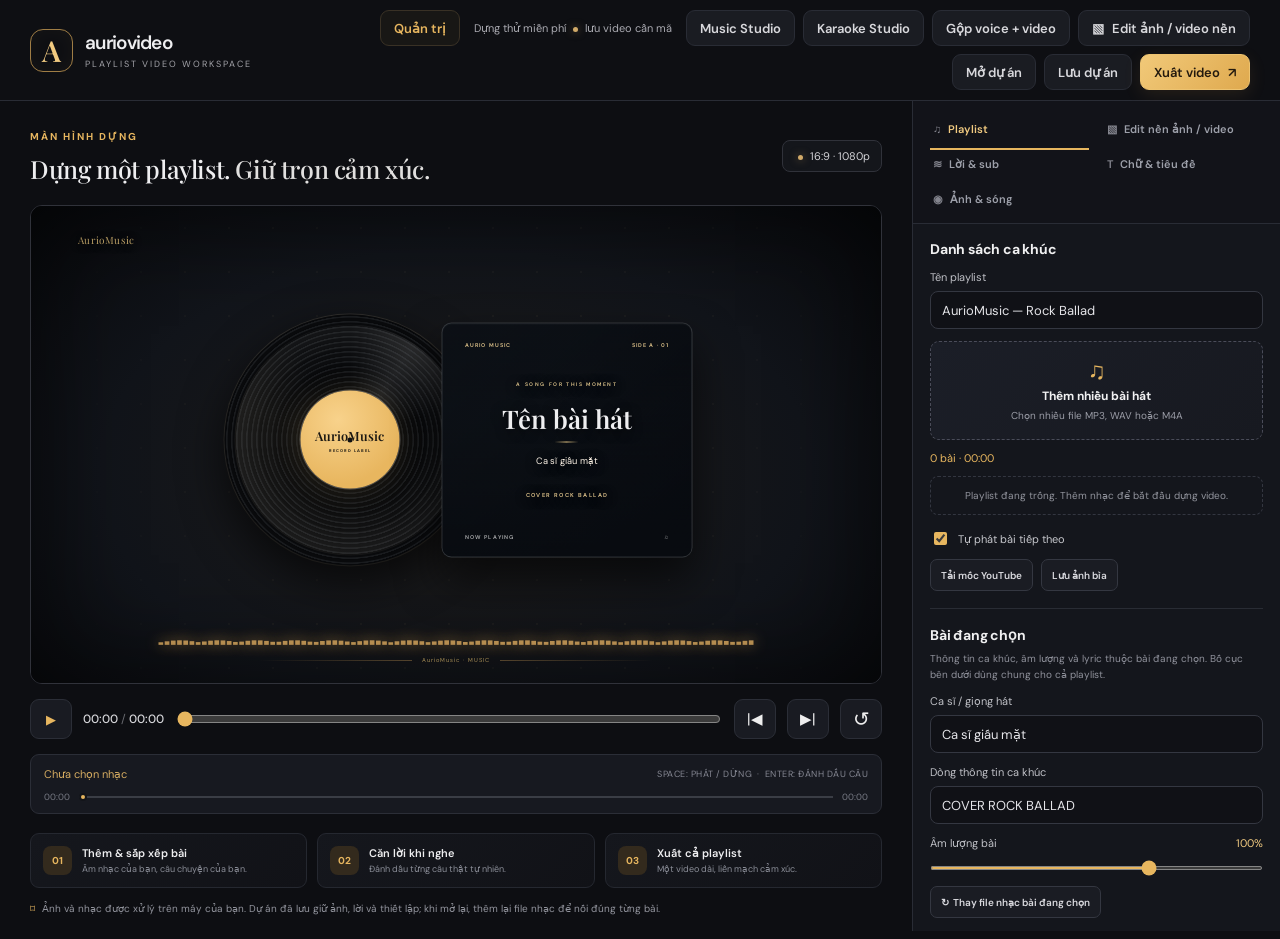
<file: index.html>
<!doctype html>
<html lang="vi">
<head>
  <meta charset="utf-8">
  <meta name="viewport" content="width=device-width, initial-scale=1">
  <meta name="theme-color" content="#0d0e12">
  <title>auriovideo · Playlist Video Studio</title>
  <link rel="preconnect" href="https://fonts.googleapis.com">
  <link rel="preconnect" href="https://fonts.gstatic.com" crossorigin>
  <link href="https://fonts.googleapis.com/css2?family=DM+Sans:wght@400;500;600;700&family=Playfair+Display:wght@500;600;700&display=swap" rel="stylesheet">
  <link rel="stylesheet" href="./styles.css">
</head>
<body>
  <header class="topbar">
    <a class="brand" href="./" aria-label="auriovideo trang chủ">
      <span class="brand-mark">A</span>
      <span class="brand-copy"><strong>auriovideo</strong><small>PLAYLIST VIDEO WORKSPACE</small></span>
    </a>
    <div class="top-actions">
      <a class="admin-link" href="#workspace">Quản trị</a>
      <span class="free-note">Dựng thử miễn phí <i></i> lưu video cần mã</span>
      <a class="button button-quiet" href="./music.html">Music Studio</a>
      <a class="button button-quiet" href="./karaoke.html">Karaoke Studio</a>
      <a class="button button-quiet" href="./video-mix.html">Gộp voice + video</a>
      <button class="button button-quiet" id="backgroundShortcut">▧ <span>Edit ảnh / video nền</span></button>
      <button class="button button-quiet" id="openProject">Mở dự án</button>
      <button class="button button-quiet" id="saveProject">Lưu dự án</button>
      <button class="button button-primary" id="exportVideo">Xuất video <span>↗</span></button>
    </div>
    <button class="mobile-menu" id="mobileMenu" aria-label="Mở menu">☰</button>
  </header>

  <main class="workspace" id="workspace">
    <section class="studio">
      <div class="studio-heading">
        <div>
          <span class="eyebrow">MÀN HÌNH DỰNG</span>
          <h1>Dựng một playlist. <span>Giữ trọn cảm xúc.</span></h1>
        </div>
        <span class="quality-pill"><span class="live-dot"></span> 16:9 · 1080p</span>
      </div>

      <div class="preview-frame" id="previewFrame" aria-label="Xem trước video âm nhạc">
        <div class="preview-backdrop" id="previewBackdrop"></div>
        <div class="preview-grain"></div>
        <div class="channel-watermark" id="channelWatermark">AurioMusic</div>
        <div class="music-scene" id="musicScene">
          <div class="record" id="record">
            <div class="record-grooves"></div>
            <div class="record-label"><span id="recordLabel">AurioMusic</span><small>RECORD LABEL</small></div>
            <div class="record-hole"></div>
          </div>
          <div class="cover-card" id="coverCard">
            <div class="cover-top"><span>AURIO MUSIC</span><span>SIDE A · 01</span></div>
            <div class="cover-photo" id="coverPhoto"></div>
            <div class="cover-shade"></div>
            <div class="cover-copy">
              <span class="cover-kicker">A SONG FOR THIS MOMENT</span>
              <strong id="previewTitle">Tên bài hát</strong>
              <span id="previewArtist">Ca sĩ giấu mặt</span>
              <small id="previewAlbum">COVER ROCK BALLAD</small>
            </div>
            <div class="cover-bottom"><span>NOW PLAYING</span><span>♫</span></div>
          </div>
        </div>
        <div class="floating-title" id="floatingTitle" hidden></div>
        <div class="floating-note" id="previewNote" hidden></div>
        <div class="subtitle-preview" id="subtitlePreview" hidden></div>
        <canvas class="sound-wave" id="soundWave" aria-hidden="true"></canvas>
        <div class="preview-caption">
          <span class="caption-line"></span>
          <span id="previewTrackCaption">A U R I O&nbsp; · &nbsp;M U S I C</span>
          <span class="caption-line"></span>
        </div>
        <div class="preview-vignette"></div>
      </div>

      <div class="player-controls">
        <button class="control-button play-button" id="playPause" aria-label="Phát hoặc tạm dừng"><span id="playIcon">▶</span></button>
        <span class="timecode"><b id="currentTime">00:00</b><span> / </span><b id="totalTime">00:00</b></span>
        <input type="range" id="seekBar" min="0" max="100" value="0" aria-label="Vị trí phát">
        <button class="control-button" id="previousTrack" aria-label="Bài trước">|◀</button>
        <button class="control-button" id="nextTrack" aria-label="Bài tiếp theo">▶|</button>
        <button class="control-button reset-button" id="restartTrack" aria-label="Về đầu bài">↺</button>
      </div>

      <div class="timeline-track">
        <div class="timeline-label"><span id="timelineTrackName">Chưa chọn nhạc</span><span id="timelineHint">SPACE: PHÁT / DỪNG&nbsp; · &nbsp;ENTER: ĐÁNH DẤU CÂU</span></div>
        <div class="timeline-ruler"><span>00:00</span><div class="timeline-line"><i></i></div><span id="timelineEnd">00:00</span></div>
      </div>

      <div class="steps-row">
        <div class="step-card"><span>01</span><div><strong>Thêm & sắp xếp bài</strong><small>Âm nhạc của bạn, câu chuyện của bạn.</small></div></div>
        <div class="step-card"><span>02</span><div><strong>Căn lời khi nghe</strong><small>Đánh dấu từng câu thật tự nhiên.</small></div></div>
        <div class="step-card"><span>03</span><div><strong>Xuất cả playlist</strong><small>Một video dài, liền mạch cảm xúc.</small></div></div>
      </div>
      <p class="privacy-note"><span>⌑</span> Ảnh và nhạc được xử lý trên máy của bạn. Dự án đã lưu giữ ảnh, lời và thiết lập; khi mở lại, thêm lại file nhạc để nối đúng từng bài.</p>
    </section>

    <aside class="editor-panel">
      <nav class="tab-bar" role="tablist" aria-label="Công cụ chỉnh sửa">
        <button class="tab active" role="tab" aria-selected="true" data-tab="playlist"><span>♫</span> Playlist</button>
        <button class="tab" role="tab" aria-selected="false" data-tab="background"><span>▧</span> Edit nền ảnh / video</button>
        <button class="tab" role="tab" aria-selected="false" data-tab="lyrics"><span>≋</span> Lời & sub</button>
        <button class="tab" role="tab" aria-selected="false" data-tab="text"><span>T</span> Chữ & tiêu đề</button>
        <button class="tab" role="tab" aria-selected="false" data-tab="visuals"><span>◉</span> Ảnh & sóng</button>
      </nav>
      <div class="panel-content" id="panelContent"></div>
    </aside>
  </main>

  <audio id="audioPlayer" preload="metadata"></audio>
  <input type="file" id="audioFiles" accept="audio/*,.mp3,.wav,.m4a" multiple hidden>
  <input type="file" id="replaceAudio" accept="audio/*,.mp3,.wav,.m4a" hidden>
  <input type="file" id="projectFile" accept=".json,application/json" hidden>
  <input type="file" id="discImageInput" accept="image/*" hidden>
  <input type="file" id="squareImageInput" accept="image/*" hidden>
  <input type="file" id="backgroundImageInput" accept="image/*" hidden>
  <input type="file" id="logoInput" accept="image/*" hidden>
  <input type="file" id="backgroundVideoInput" accept="video/mp4,video/webm" multiple hidden>
  <input type="file" id="backgroundSceneImagesInput" accept="image/*" multiple hidden>
  <input type="file" id="sceneFilesInput" accept="image/*,video/mp4,video/webm" multiple hidden>
  <input type="file" id="overlayInput" accept="image/*,video/mp4,video/webm" hidden>
  <input type="file" id="lyricFileInput" accept=".txt,.srt,text/plain" hidden>
  <div class="toast" id="toast" role="status" aria-live="polite"></div>
  <script src="./app.js"></script>
</body>
</html>
</file>
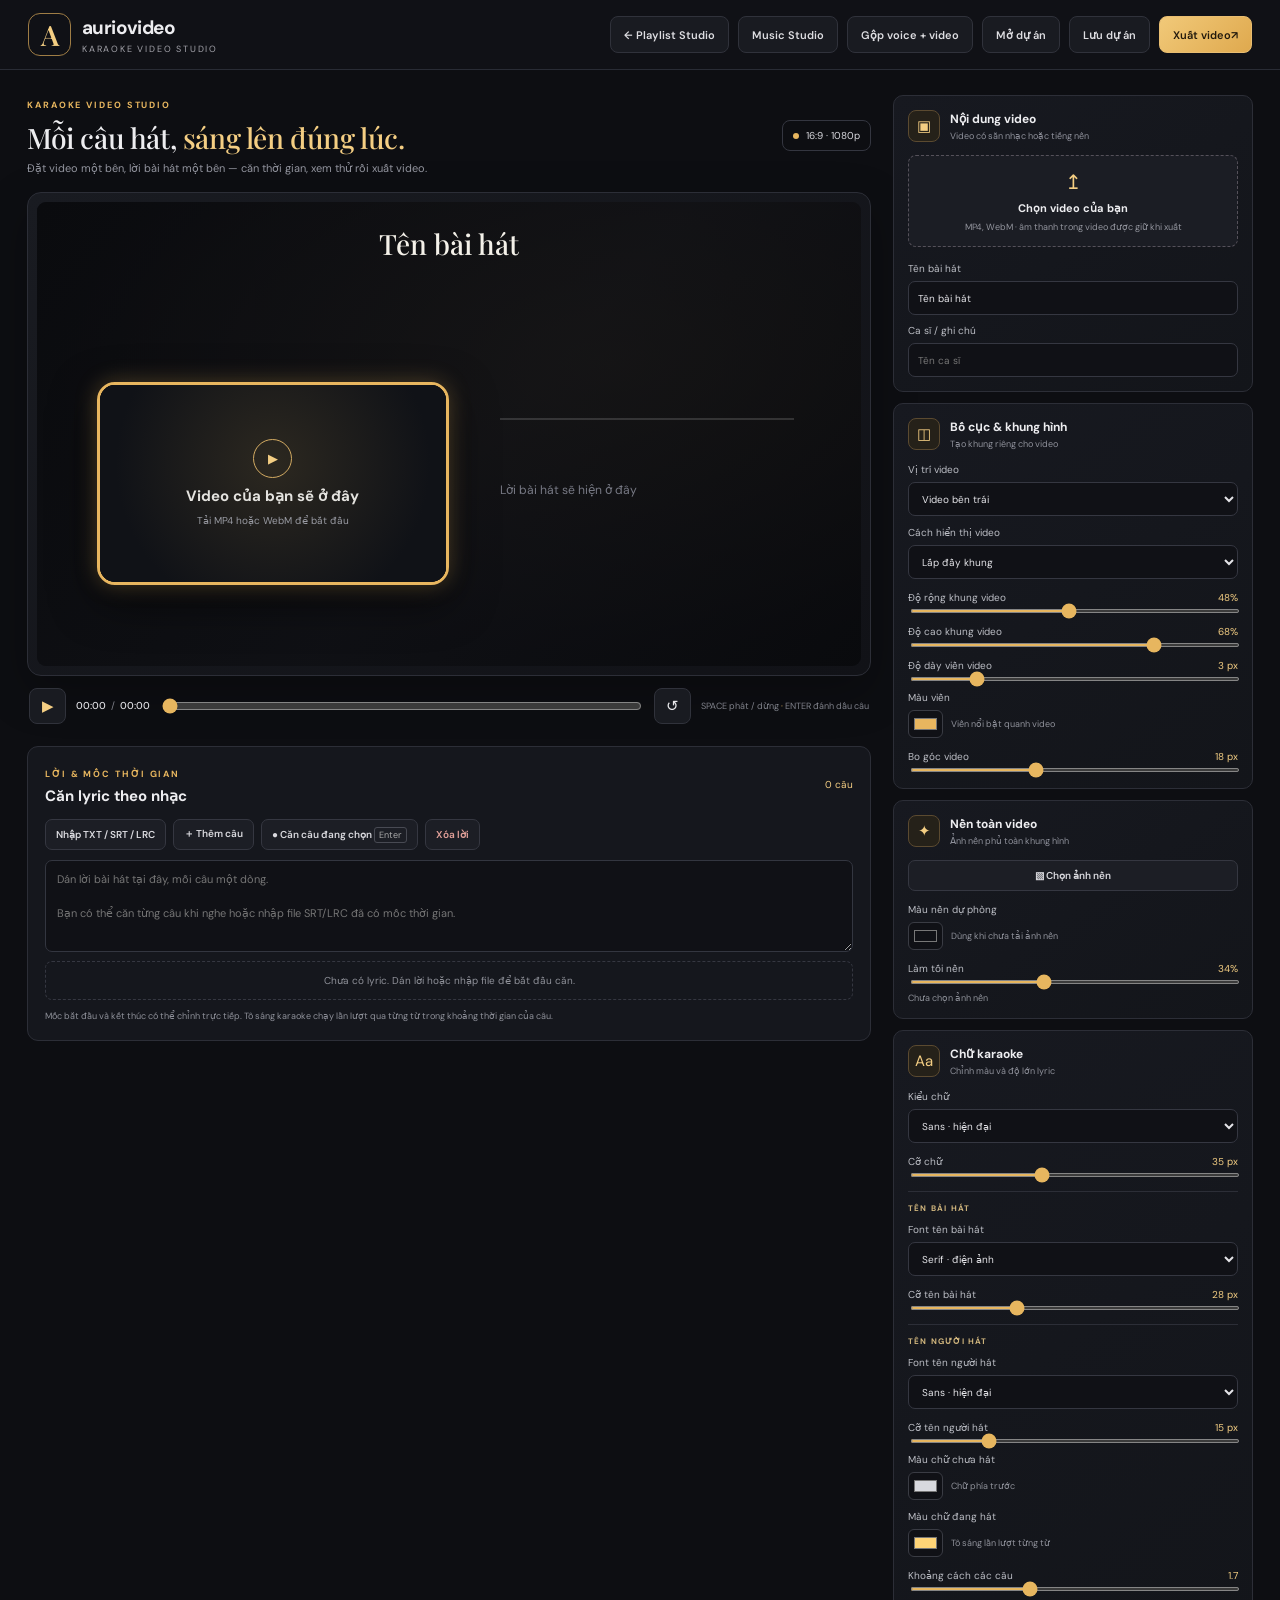
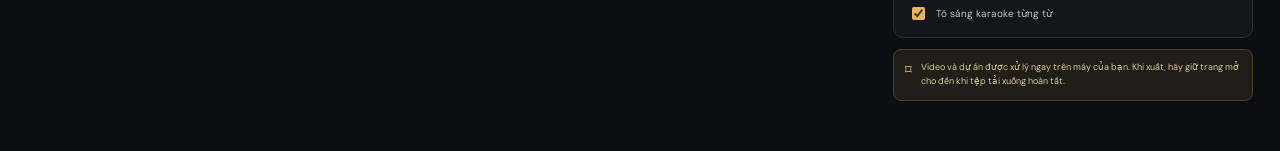
<file: karaoke.html>
<!doctype html>
<html lang="vi">
<head>
  <meta charset="utf-8">
  <meta name="viewport" content="width=device-width, initial-scale=1">
  <meta name="theme-color" content="#0d0e12">
  <title>Karaoke Studio · auriovideo</title>
  <link rel="preconnect" href="https://fonts.googleapis.com">
  <link rel="preconnect" href="https://fonts.gstatic.com" crossorigin>
  <link href="https://fonts.googleapis.com/css2?family=DM+Sans:wght@400;500;600;700&family=Playfair+Display:wght@500;600;700&display=swap" rel="stylesheet">
  <link rel="stylesheet" href="./karaoke.css">
</head>
<body>
  <header class="karaoke-topbar">
    <a class="brand" href="./index.html" aria-label="Quay lại auriovideo">
      <span class="brand-mark">A</span>
      <span class="brand-copy"><strong>auriovideo</strong><small>KARAOKE VIDEO STUDIO</small></span>
    </a>
    <div class="topbar-actions">
      <a class="top-link" href="./index.html">← Playlist Studio</a>
      <a class="top-link" href="./music.html">Music Studio</a>
      <a class="top-link" href="./video-mix.html">Gộp voice + video</a>
      <button class="top-button" id="openProject">Mở dự án</button>
      <button class="top-button" id="saveProject">Lưu dự án</button>
      <button class="top-button top-primary" id="exportVideo">Xuất video <span>↗</span></button>
    </div>
    <button class="mobile-menu" id="mobileMenu" aria-label="Mở menu">☰</button>
  </header>

  <main class="karaoke-workspace">
    <section class="studio-column">
      <div class="page-heading">
        <div>
          <span class="eyebrow">KARAOKE VIDEO STUDIO</span>
          <h1>Mỗi câu hát, <em>sáng lên đúng lúc.</em></h1>
          <p>Đặt video một bên, lời bài hát một bên — căn thời gian, xem thử rồi xuất video.</p>
        </div>
        <span class="quality-badge"><i></i> 16:9 · 1080p</span>
      </div>

      <div class="stage-wrap">
        <div class="stage" id="stage">
          <div class="stage-background" id="stageBackground"></div>
          <div class="stage-shade"></div>
          <header class="stage-heading">
            <div class="song-title" id="songTitlePreview">Tên bài hát</div>
            <div class="song-artist" id="stageArtist"></div>
          </header>
          <div class="stage-content video-left" id="stageContent">
            <div class="video-shell" id="videoShell">
              <video id="sourceVideo" playsinline preload="metadata"></video>
              <div class="video-empty" id="videoEmpty">
                <span>▶</span>
                <strong>Video của bạn sẽ ở đây</strong>
                <small>Tải MP4 hoặc WebM để bắt đầu</small>
              </div>
            </div>
            <section class="lyric-panel" id="lyricPanel">
              <div class="lyric-progress"><i id="lyricProgress"></i></div>
              <div class="stage-lyrics" id="stageLyrics" aria-live="off">
                <p class="stage-placeholder">Lời bài hát sẽ hiện ở đây</p>
              </div>
            </section>
          </div>
          <div class="stage-loader" id="stageLoader" hidden><i></i> Đang chuẩn bị video…</div>
        </div>
      </div>

      <div class="transport">
        <button class="transport-button transport-play" id="playPause" aria-label="Phát hoặc tạm dừng">▶</button>
        <span class="transport-time"><b id="currentTime">00:00</b><span>/</span><b id="totalTime">00:00</b></span>
        <input id="seekBar" type="range" min="0" max="1000" value="0" aria-label="Tua video">
        <button class="transport-button" id="restartVideo" aria-label="Về đầu video">↺</button>
        <span class="key-hint">SPACE phát / dừng <i>·</i> ENTER đánh dấu câu</span>
      </div>

      <section class="lyrics-editor">
        <div class="lyrics-editor-head">
          <div><span class="eyebrow">LỜI & MỐC THỜI GIAN</span><h2>Căn lyric theo nhạc</h2></div>
          <span class="cue-count" id="cueCount">0 câu</span>
        </div>
        <div class="lyrics-actions">
          <button class="secondary-button" id="importLyrics">Nhập TXT / SRT / LRC</button>
          <button class="secondary-button" id="addCue">＋ Thêm câu</button>
          <button class="secondary-button" id="markCue">● Căn câu đang chọn <kbd>Enter</kbd></button>
          <button class="secondary-button secondary-danger" id="clearLyrics">Xóa lời</button>
        </div>
        <textarea id="lyricsInput" class="lyrics-input" placeholder="Dán lời bài hát tại đây, mỗi câu một dòng.&#10;&#10;Bạn có thể căn từng câu khi nghe hoặc nhập file SRT/LRC đã có mốc thời gian."></textarea>
        <div class="cue-list" id="cueList"></div>
        <p class="footnote">Mốc bắt đầu và kết thúc có thể chỉnh trực tiếp. Tô sáng karaoke chạy lần lượt qua từng từ trong khoảng thời gian của câu.</p>
      </section>
    </section>

    <aside class="settings-column">
      <section class="settings-card">
        <div class="card-title"><span class="card-icon">▣</span><div><h2>Nội dung video</h2><p>Video có sẵn nhạc hoặc tiếng nền</p></div></div>
        <button class="upload-box" id="chooseVideo">
          <span class="upload-icon">↥</span><strong id="videoFileName">Chọn video của bạn</strong>
          <small>MP4, WebM · âm thanh trong video được giữ khi xuất</small>
        </button>
        <div class="mini-controls">
          <label class="input-label" for="songTitle">Tên bài hát</label>
          <input class="text-input" id="songTitle" value="Tên bài hát" placeholder="Tên bài hát">
          <label class="input-label" for="artistName">Ca sĩ / ghi chú</label>
          <input class="text-input" id="artistName" value="" placeholder="Tên ca sĩ">
        </div>
        <input type="file" id="videoFile" accept="video/mp4,video/webm,video/quicktime" hidden>
        <input type="file" id="lyricsFile" accept=".txt,.srt,.lrc,text/plain" hidden>
        <input type="file" id="backgroundFile" accept="image/*" hidden>
        <input type="file" id="projectFile" accept=".json,application/json" hidden>
      </section>

      <section class="settings-card">
        <div class="card-title"><span class="card-icon">◫</span><div><h2>Bố cục & khung hình</h2><p>Tạo khung riêng cho video</p></div></div>
        <label class="control-label" for="videoSide">Vị trí video</label>
        <select class="select-input" id="videoSide"><option value="left">Video bên trái</option><option value="right">Video bên phải</option></select>
        <label class="control-label" for="videoFit">Cách hiển thị video</label>
        <select class="select-input" id="videoFit"><option value="cover">Lấp đầy khung</option><option value="contain">Hiện trọn video</option></select>
        <label class="range-label" for="videoSize"><span>Độ rộng khung video</span><output id="videoSizeValue">48%</output></label>
        <input class="range-input" id="videoSize" type="range" min="35" max="62" value="48">
        <label class="range-label" for="videoHeight"><span>Độ cao khung video</span><output id="videoHeightValue">68%</output></label>
        <input class="range-input" id="videoHeight" type="range" min="38" max="78" value="68">
        <label class="range-label" for="borderWidth"><span>Độ dày viền video</span><output id="borderWidthValue">3 px</output></label>
        <input class="range-input" id="borderWidth" type="range" min="0" max="16" value="3">
        <label class="control-label" for="borderColor">Màu viền</label>
        <div class="color-row"><input id="borderColor" type="color" value="#e8b65f"><span>Viền nổi bật quanh video</span></div>
        <label class="range-label" for="borderRadius"><span>Bo góc video</span><output id="borderRadiusValue">18 px</output></label>
        <input class="range-input" id="borderRadius" type="range" min="0" max="48" value="18">
      </section>

      <section class="settings-card">
        <div class="card-title"><span class="card-icon">✦</span><div><h2>Nền toàn video</h2><p>Ảnh nền phủ toàn khung hình</p></div></div>
        <button class="secondary-button full-button" id="chooseBackground">▧ Chọn ảnh nền</button>
        <div class="control-label background-label">Màu nền dự phòng</div>
        <div class="color-row"><input id="backgroundColor" type="color" value="#101116"><span>Dùng khi chưa tải ảnh nền</span></div>
        <label class="range-label" for="backgroundDim"><span>Làm tối nền</span><output id="backgroundDimValue">34%</output></label>
        <input class="range-input" id="backgroundDim" type="range" min="0" max="85" value="34">
        <button class="text-button" id="removeBackground" hidden>Bỏ ảnh nền</button>
        <div class="asset-name" id="backgroundName">Chưa chọn ảnh nền</div>
      </section>

      <section class="settings-card">
        <div class="card-title"><span class="card-icon">Aa</span><div><h2>Chữ karaoke</h2><p>Chỉnh màu và độ lớn lyric</p></div></div>
        <label class="control-label" for="fontFamily">Kiểu chữ</label>
        <select class="select-input" id="fontFamily"><option value="sans">Sans · hiện đại</option><option value="serif">Serif · điện ảnh</option></select>
        <label class="range-label" for="fontSize"><span>Cỡ chữ</span><output id="fontSizeValue">35 px</output></label>
        <input class="range-input" id="fontSize" type="range" min="20" max="58" value="35">
        <div class="text-style-divider">TÊN BÀI HÁT</div>
        <label class="control-label" for="titleFontFamily">Font tên bài hát</label>
        <select class="select-input" id="titleFontFamily"><option value="serif">Serif · điện ảnh</option><option value="sans">Sans · hiện đại</option></select>
        <label class="range-label" for="titleFontSize"><span>Cỡ tên bài hát</span><output id="titleFontSizeValue">28 px</output></label>
        <input class="range-input" id="titleFontSize" type="range" min="16" max="54" value="28">
        <div class="text-style-divider">TÊN NGƯỜI HÁT</div>
        <label class="control-label" for="artistFontFamily">Font tên người hát</label>
        <select class="select-input" id="artistFontFamily"><option value="sans">Sans · hiện đại</option><option value="serif">Serif · điện ảnh</option></select>
        <label class="range-label" for="artistFontSize"><span>Cỡ tên người hát</span><output id="artistFontSizeValue">15 px</output></label>
        <input class="range-input" id="artistFontSize" type="range" min="10" max="32" value="15">
        <label class="control-label" for="lyricColor">Màu chữ chưa hát</label>
        <div class="color-row"><input id="lyricColor" type="color" value="#d8d9de"><span>Chữ phía trước</span></div>
        <label class="control-label" for="highlightColor">Màu chữ đang hát</label>
        <div class="color-row"><input id="highlightColor" type="color" value="#ffd477"><span>Tô sáng lần lượt từng từ</span></div>
        <label class="range-label" for="lineSpacing"><span>Khoảng cách các câu</span><output id="lineSpacingValue">1.7</output></label>
        <input class="range-input" id="lineSpacing" type="range" min="12" max="26" value="17">
        <label class="check-control"><input id="wordHighlight" type="checkbox" checked><span>Tô sáng karaoke từng từ</span></label>
      </section>

      <div class="privacy-callout"><span>⌑</span><p>Video và dự án được xử lý ngay trên máy của bạn. Khi xuất, hãy giữ trang mở cho đến khi tệp tải xuống hoàn tất.</p></div>
    </aside>
  </main>

  <div class="toast" id="toast" role="status" aria-live="polite"></div>
  <script src="./karaoke.js"></script>
</body>
</html>
</file>
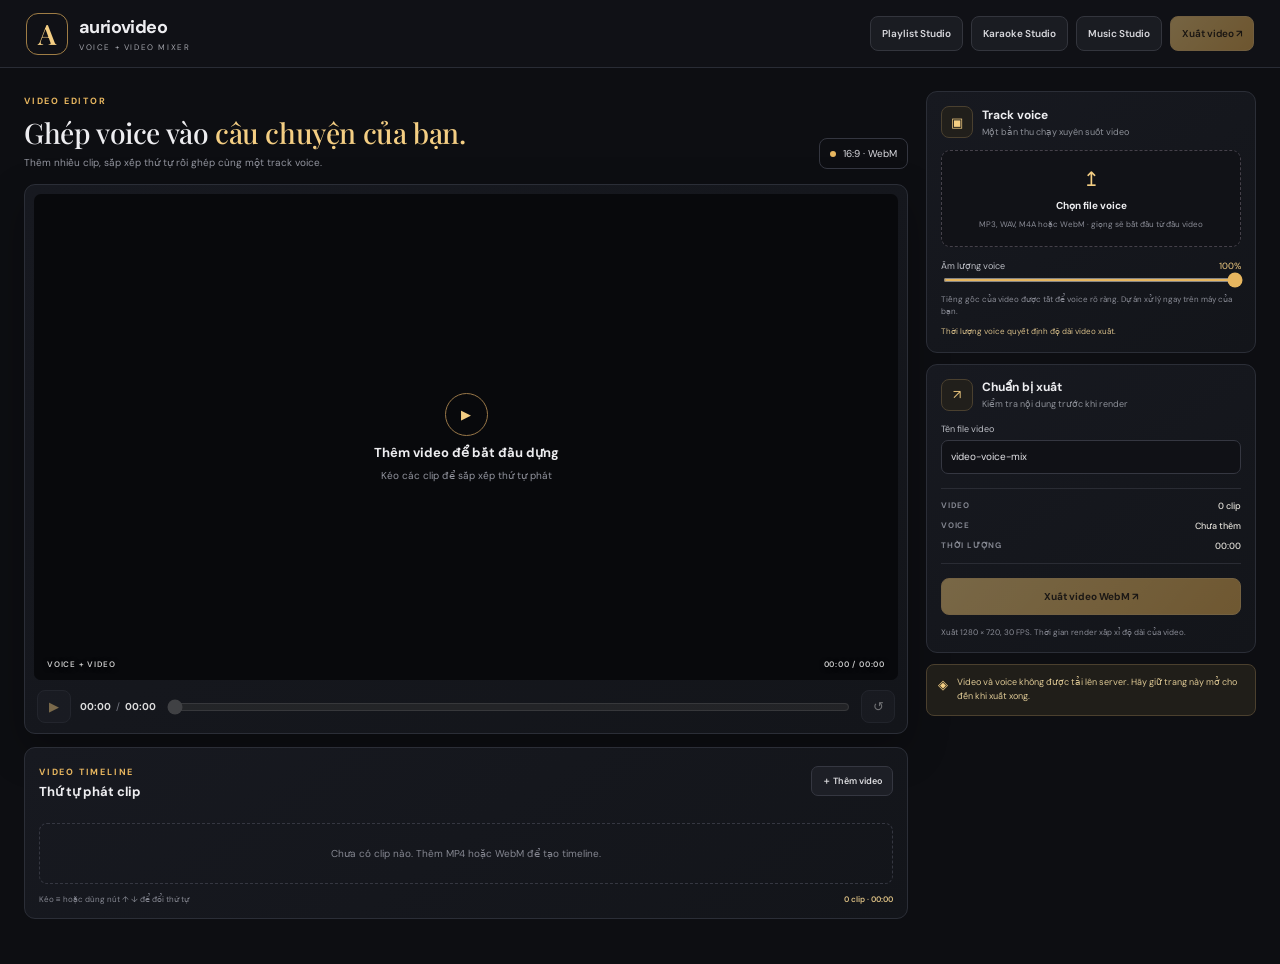
<file: video-mix.html>
<!doctype html>
<html lang="vi">
<head>
  <meta charset="utf-8">
  <meta name="viewport" content="width=device-width, initial-scale=1">
  <meta name="theme-color" content="#0d0e12">
  <title>Gộp Voice + Video · auriovideo</title>
  <link rel="preconnect" href="https://fonts.googleapis.com">
  <link rel="preconnect" href="https://fonts.gstatic.com" crossorigin>
  <link href="https://fonts.googleapis.com/css2?family=DM+Sans:wght@400;500;600;700&family=Playfair+Display:wght@500;600;700&display=swap" rel="stylesheet">
  <link rel="stylesheet" href="./video-mix.css">
</head>
<body>
  <header class="mix-topbar">
    <a class="brand" href="./index.html" aria-label="Quay lại auriovideo">
      <span class="brand-mark">A</span>
      <span class="brand-copy"><strong>auriovideo</strong><small>VOICE + VIDEO MIXER</small></span>
    </a>
    <nav class="top-actions" aria-label="Các studio">
      <a class="top-link" href="./index.html">Playlist Studio</a>
      <a class="top-link" href="./karaoke.html">Karaoke Studio</a>
      <a class="top-link" href="./music.html">Music Studio</a>
      <button class="top-button top-primary" id="exportVideo" disabled>Xuất video ↗</button>
    </nav>
    <button class="mobile-menu" id="mobileMenu" aria-label="Mở menu">☰</button>
  </header>

  <main class="mix-layout">
    <section class="editor">
      <div class="page-heading">
        <div>
          <span class="eyebrow">VIDEO EDITOR</span>
          <h1>Ghép voice vào <em>câu chuyện của bạn.</em></h1>
          <p>Thêm nhiều clip, sắp xếp thứ tự rồi ghép cùng một track voice.</p>
        </div>
        <span class="quality-badge"><i></i> 16:9 · WebM</span>
      </div>

      <section class="preview-card" aria-label="Xem trước video">
        <div class="preview-stage" id="previewStage">
          <div class="stage-glow"></div>
          <video id="previewVideo" playsinline preload="metadata"></video>
          <div class="stage-empty" id="stageEmpty">
            <span class="empty-icon">▶</span>
            <strong>Thêm video để bắt đầu dựng</strong>
            <small>Kéo các clip để sắp xếp thứ tự phát</small>
          </div>
          <div class="clip-badge" id="clipBadge" hidden><span id="clipNumber">01</span><b id="clipName">Video</b></div>
          <div class="stage-shade"></div>
          <div class="stage-footer"><span>VOICE + VIDEO</span><span id="stageClock">00:00 / 00:00</span></div>
        </div>
        <div class="transport">
          <button class="transport-button transport-play" id="playPause" aria-label="Phát hoặc tạm dừng" disabled>▶</button>
          <span class="transport-time"><b id="currentTime">00:00</b><span>/</span><b id="totalTime">00:00</b></span>
          <input id="seekBar" type="range" min="0" max="1000" value="0" aria-label="Tua video" disabled>
          <button class="transport-button" id="restart" aria-label="Về đầu" disabled>↺</button>
        </div>
      </section>

      <section class="timeline-card">
        <div class="section-heading">
          <div><span class="eyebrow">VIDEO TIMELINE</span><h2>Thứ tự phát clip</h2></div>
          <button class="small-button" id="addVideos">＋ Thêm video</button>
        </div>
        <div class="video-list" id="videoList"></div>
        <div class="empty-list" id="emptyList">Chưa có clip nào. Thêm MP4 hoặc WebM để tạo timeline.</div>
        <div class="timeline-summary"><span>Kéo ≡ hoặc dùng nút ↑ ↓ để đổi thứ tự</span><b id="videoSummary">0 clip · 00:00</b></div>
      </section>
    </section>

    <aside class="tools">
      <section class="tool-card">
        <div class="card-title"><span class="card-icon">▣</span><div><h2>Track voice</h2><p>Một bản thu chạy xuyên suốt video</p></div></div>
        <button class="upload-box" id="addVoice">
          <span class="upload-icon">↥</span><strong id="voiceName">Chọn file voice</strong>
          <small>MP3, WAV, M4A hoặc WebM · giọng sẽ bắt đầu từ đầu video</small>
        </button>
        <div class="voice-loaded" id="voiceLoaded" hidden>
          <span class="voice-wave">♫</span><div><strong id="voiceLoadedName"></strong><small id="voiceDuration">00:00</small></div>
          <button class="remove-voice" id="removeVoice" aria-label="Bỏ voice">×</button>
        </div>
        <label class="range-label" for="voiceVolume"><span>Âm lượng voice</span><output id="voiceVolumeValue">100%</output></label>
        <input class="range-input" id="voiceVolume" type="range" min="0" max="100" value="100">
        <p class="helper-note">Tiếng gốc của video được tắt để voice rõ ràng. Dự án xử lý ngay trên máy của bạn.</p>
        <p class="length-hint" id="lengthHint">Voice bắt đầu từ đầu timeline; hãy căn độ dài voice với tổng thời lượng video.</p>
      </section>

      <section class="tool-card">
        <div class="card-title"><span class="card-icon gold">↗</span><div><h2>Chuẩn bị xuất</h2><p>Kiểm tra nội dung trước khi render</p></div></div>
        <label class="field-label" for="projectTitle">Tên file video</label>
        <input class="text-input" id="projectTitle" value="video-voice-mix" maxlength="80">
        <div class="export-info">
          <div><span>VIDEO</span><b id="infoVideoCount">0 clip</b></div>
          <div><span>VOICE</span><b id="infoVoice">Chưa thêm</b></div>
          <div><span>THỜI LƯỢNG</span><b id="infoDuration">00:00</b></div>
        </div>
        <button class="wide-button" id="exportVideoSide" disabled>Xuất video WebM ↗</button>
        <div class="export-progress" id="exportProgress" hidden>
          <div><span id="exportStatus">Đang chuẩn bị…</span><b id="exportPercent">0%</b></div>
          <div class="progress-track"><i id="progressFill"></i></div>
        </div>
        <p class="format-note">Xuất 1280 × 720, 30 FPS. Thời gian render xấp xỉ độ dài của video.</p>
      </section>

      <div class="privacy-callout"><span>◈</span><p>Video và voice không được tải lên server. Hãy giữ trang này mở cho đến khi xuất xong.</p></div>
    </aside>
  </main>

  <input type="file" id="videoFiles" accept="video/mp4,video/webm" multiple hidden>
  <input type="file" id="voiceFile" accept="audio/*,video/webm" hidden>
  <audio id="voicePreview" preload="metadata"></audio>
  <div class="toast" id="toast" role="status" aria-live="polite"></div>
  <script src="./video-mix.js"></script>
</body>
</html>
</file>
<file: styles.css>
:root {
  color-scheme: dark;
  --bg: #0d0e12;
  --panel: #14161c;
  --panel-raised: #1a1d25;
  --line: #292c35;
  --muted: #8b8e98;
  --text: #eeeef0;
  --gold: #e7b65f;
  --gold-light: #f1ca80;
  font-family: "DM Sans", sans-serif;
}
* { box-sizing: border-box; }
body { margin: 0; background: var(--bg); color: var(--text); font-size: 13px; }
button, input, select, textarea { font: inherit; color: inherit; }
button { cursor: pointer; }
.topbar { min-height: 70px; padding: 10px 30px; display: flex; align-items: center; justify-content: space-between; gap: 24px; border-bottom: 1px solid var(--line); background: rgba(14,15,19,.96); }
.brand { display: flex; align-items: center; gap: 12px; color: inherit; text-decoration: none; min-width: 235px; }
.brand-mark { width: 43px; height: 43px; display: grid; place-items: center; border: 1px solid #9f7d45; border-radius: 13px; color: var(--gold-light); font: 600 29px "Playfair Display", serif; box-shadow: inset 0 0 20px #e9b6560b; }
.brand-copy { display: grid; gap: 3px; }
.brand-copy strong { font-size: 19px; letter-spacing: -.7px; font-weight: 600; }
.brand-copy small { color: #a2a2a8; font-size: 9px; letter-spacing: 2px; }
.top-actions { display: flex; align-items: center; justify-content: flex-end; gap: 8px; flex-wrap: wrap; }
.admin-link, .button { min-height: 36px; padding: 0 13px; display: inline-flex; align-items: center; justify-content: center; gap: 8px; border: 1px solid var(--line); border-radius: 9px; color: #d8d8dc; background: #1a1c22; text-decoration: none; font-weight: 600; white-space: nowrap; transition: .18s ease; }
.admin-link { color: var(--gold); border-color: #393125; background: #181715; }
.button:hover, .admin-link:hover { border-color: #8b7047; transform: translateY(-1px); }
.button-quiet { background: #1a1c22; }
.button-primary { color: #241a0e; border-color: #edc370; background: linear-gradient(130deg,#f1c979,#dfa94e); box-shadow: 0 5px 18px #e8ae501b; }
.button-primary:hover { background: #f5d18d; }
.free-note { color: #aaaab1; font-size: 11px; padding: 0 6px; }
.free-note i, .live-dot { display: inline-block; width: 5px; height: 5px; vertical-align: middle; border-radius: 50%; background: #d1aa69; margin: 0 4px; box-shadow: 0 0 8px #dfb36780; }
.mobile-menu { display: none; background: transparent; border: 1px solid var(--line); border-radius: 8px; width: 38px; height: 38px; }
.workspace { display: grid; grid-template-columns: minmax(0, 1fr) 368px; min-height: calc(100vh - 70px); }
.studio { min-width: 0; padding: 26px 30px 22px; }
.studio-heading { display: flex; align-items: center; justify-content: space-between; gap: 16px; margin: 0 0 20px; }
.eyebrow { color: var(--gold); font-size: 10px; font-weight: 700; letter-spacing: 2px; }
h1 { margin: 8px 0 0; font: 500 clamp(20px,2vw,25px) "Playfair Display", serif; letter-spacing: -.4px; }
h1 span { color: #e1e0df; }
.quality-pill { border: 1px solid #30323a; color: #d3d3d7; background: #14161b; border-radius: 8px; padding: 8px 11px; font-size: 11px; white-space: nowrap; }
.preview-frame { isolation: isolate; position: relative; overflow: hidden; aspect-ratio: 16/9; width: 100%; max-height: 540px; border: 1px solid #30323a; border-radius: 12px; background: radial-gradient(ellipse at 57% 45%,#2a2117,#101318 56%,#07080b 100%); }
.preview-backdrop { position: absolute; z-index: -3; inset: 0; background-image: radial-gradient(ellipse at 50% 56%,#1d1b19 0%,#11141a 59%,#08090c 100%); transition: background-image .2s; }
.preview-grain { position: absolute; z-index: -2; inset: 0; opacity: .25; background-image: radial-gradient(#d8bd8c88 .5px,transparent .8px); background-size: 44px 44px; mask-image: linear-gradient(90deg,transparent,black 24%,black 78%,transparent); }
.channel-watermark { position: absolute; top: 5.7%; left: 5.5%; color: #e5c37c; font: 10px "Playfair Display",serif; letter-spacing: .6px; text-shadow: 0 1px 8px #000; }
.music-scene { position: absolute; width: min(58%,650px); height: 66%; left: 50%; top: 49%; transform: translate(-50%,-50%); display: flex; align-items: center; justify-content: center; }
.record { position: absolute; left: 3%; width: 51%; aspect-ratio: 1; border-radius: 50%; display: grid; place-items: center; background: repeating-radial-gradient(circle at center,#090a0c 0 2px,#191b1e 2.8px 3.7px,#08090b 4px 5px); box-shadow: 0 16px 45px #000a, 0 0 0 1px #8b806a44; animation: spin var(--record-spin-duration,10s) linear infinite; animation-play-state: paused; }
.record::before { content: ""; position: absolute; inset: 4%; border-radius: 50%; background: conic-gradient(from 0deg,transparent 0deg,#ffffff20 34deg,transparent 72deg,#d5b77d12 286deg,transparent 330deg); opacity: .72; }
body.is-playing .record { animation-play-state: running; }
.record-grooves { position: absolute; inset: 4%; border-radius: 50%; border: 1px solid #ffffff08; box-shadow: inset 0 0 0 12px #ffffff03, inset 0 0 0 23px #ffffff04, inset 0 0 0 36px #ffffff03; }
.record-label { width: 39%; aspect-ratio: 1; border-radius: 50%; display: flex; flex-direction: column; align-items: center; justify-content: center; z-index: 1; color: #1a1712; background: radial-gradient(circle at 38% 30%,#f8d28b,#e8b65f 70%); box-shadow: 0 0 0 1px #fff4, 0 0 28px #e9b45a20; font: 600 clamp(8px,1vw,13px) "Playfair Display",serif; }
.record-label small { margin-top: 4px; font: 700 4px "DM Sans",sans-serif; letter-spacing: 1px; }
.record-hole { position: absolute; z-index: 2; width: 5px; height: 5px; border-radius: 50%; background: #111; }
.cover-card { position: absolute; z-index: 2; right: 2%; width: 51%; aspect-ratio: 1.07; border: 1px solid #ffffff26; border-radius: 10px; overflow: hidden; background: linear-gradient(140deg,#10151b,#070a0f); box-shadow: 0 22px 44px #0009,0 1px 1px #ffffff12 inset; }
.cover-top, .cover-bottom { position: absolute; left: 9%; right: 9%; display: flex; justify-content: space-between; z-index: 2; color: #e1c58c; font-size: clamp(4px,.43vw,7px); font-weight: 600; letter-spacing: 1.15px; }
.cover-top { top: 8%; }
.cover-bottom { bottom: 7%; color: #ffffffa8; }
.cover-photo { position: absolute; inset: 0; background-position: center; background-size: cover; opacity: .48; }
.cover-shade { position: absolute; inset: 0; background: linear-gradient(180deg,#080b1066 0%,#080b1030 38%,#080b1060 72%,#080b10d9 100%),linear-gradient(90deg,#080b1040,#080b1010 50%,#06070d40); }
.cover-copy { position: absolute; inset: 15% 10%; z-index: 1; display: flex; flex-direction: column; align-items: center; justify-content: center; text-align: center; text-shadow: 0 2px 12px #000b; }
.cover-kicker { margin-bottom: 8%; color: #e3c98f; font-size: clamp(4px,.4vw,6px); font-weight: 600; letter-spacing: 1.6px; }
.cover-copy strong { max-width: 96%; font: 600 clamp(15px,2vw,29px) "Playfair Display",serif; line-height: 1.14; text-wrap: balance; }
.cover-copy strong::after { content: ""; display: block; width: 24px; height: 1px; margin: 7% auto 0; background: linear-gradient(90deg,transparent,#e7c887,transparent); }
.cover-copy > span:not(.cover-kicker) { margin-top: 6%; color: #fff5e8; font-size: clamp(7px,.72vw,11px); letter-spacing: .15px; }
.cover-copy small { margin-top: 12%; color: #e1c58c; font-size: clamp(5px,.45vw,7px); font-weight: 600; letter-spacing: 1.4px; }
.subtitle-preview { z-index: 3; position: absolute; bottom: 16%; left: 50%; transform: translateX(-50%); max-width: 75%; padding: 8px 14px; text-align: center; color: white; font-size: clamp(11px,1.3vw,18px); text-shadow: 0 2px 5px black; background: #0009; border-radius: 5px; }
.floating-title, .floating-note { position: absolute; z-index: 3; left: 50%; transform: translate(-50%,-50%); max-width: 82%; text-align: center; text-shadow: 0 2px 10px #000; }
.floating-title { top: 42%; font: 600 clamp(24px,4vw,56px) "Playfair Display",serif; }
.floating-note { top: 57%; color: var(--gold-light); font-size: clamp(12px,1.7vw,22px); }
.sound-wave { position: absolute; z-index: 1; inset: 0; width: 100%; height: 100%; pointer-events: none; }
.sound-wave[hidden] { display: none; }
.preview-caption { position: absolute; left: 0; right: 0; bottom: 4%; display: flex; align-items: center; justify-content: center; gap: 10px; color: #d8b76e; font-size: clamp(4px,.45vw,7px); letter-spacing: 1px; }
.caption-line { height: 1px; width: 18%; background: linear-gradient(90deg,transparent,#a8834d99); }
.caption-line:last-child { transform: rotate(180deg); }
.preview-vignette { position: absolute; z-index: 4; inset: 0; pointer-events: none; box-shadow: inset 0 0 90px 20px #0007; }
@keyframes spin { to { transform: rotate(360deg); } }
@keyframes wave { from { height: 13%; } to { height: 92%; } }
.player-controls { display: flex; align-items: center; gap: 11px; margin: 15px 0; }
.control-button { flex: 0 0 42px; height: 40px; border: 1px solid #2b2e37; border-radius: 9px; background: #191b22; color: #eee; font-size: 15px; }
.control-button:hover { color: var(--gold-light); border-color: #75603c; }
.play-button { color: var(--gold); font-size: 13px; }
.reset-button { font-size: 20px; }
.timecode { white-space: nowrap; color: #d6d6da; font-size: 12px; font-variant-numeric: tabular-nums; }
.timecode b { font-weight: 500; }
.timecode span { color: #696a70; }
input[type=range] { accent-color: var(--gold); cursor: pointer; }
#seekBar { flex: 1; min-width: 40px; }
.timeline-track { padding: 12px 13px 10px; background: #171920; border: 1px solid #2b2e37; border-radius: 9px; }
.timeline-label { display: flex; align-items: center; justify-content: space-between; gap: 12px; margin-bottom: 10px; color: #d6ac61; font-size: 11px; }
.timeline-label span:last-child { color: #858792; font-size: 9px; letter-spacing: .5px; }
.timeline-ruler { display: flex; align-items: center; gap: 9px; color: #777a84; font-size: 9px; font-variant-numeric: tabular-nums; }
.timeline-line { flex: 1; height: 2px; background: #3a3d45; position: relative; }
.timeline-line i { position: absolute; top: -3px; left: 0; width: 8px; height: 8px; border: 2px solid #13151a; border-radius: 50%; background: var(--gold); }
.steps-row { display: grid; grid-template-columns: repeat(3,1fr); gap: 10px; margin-top: 19px; }
.step-card { min-width: 0; display: flex; align-items: center; gap: 10px; padding: 12px; border: 1px solid #252830; border-radius: 9px; background: linear-gradient(135deg,#15171d,#111217); }
.step-card > span { display: grid; place-items: center; width: 29px; height: 29px; flex: 0 0 29px; border-radius: 8px; color: var(--gold); background: #332a1d; font-size: 10px; font-weight: 700; }
.step-card strong, .step-card small { display: block; overflow: hidden; text-overflow: ellipsis; white-space: nowrap; }
.step-card strong { font-size: 11px; font-weight: 600; }
.step-card small { margin-top: 3px; color: var(--muted); font-size: 9px; }
.privacy-note { margin: 13px 0 0; color: #93959e; font-size: 10px; line-height: 1.6; }
.privacy-note span { color: var(--gold); margin-right: 4px; }
.editor-panel { min-width: 0; border-left: 1px solid var(--line); background: var(--panel); height: calc(100vh - 70px); position: sticky; top: 0; display: flex; flex-direction: column; }
.tab-bar { display: grid; grid-template-columns: repeat(2,minmax(0,1fr)); gap: 2px 7px; padding: 11px 13px 8px; border-bottom: 1px solid var(--line); background: #121319; }
.tab { position: relative; min-height: 33px; padding: 0 7px; text-align: left; border: 0; border-radius: 6px; background: transparent; color: #9da0aa; font-size: 11px; font-weight: 600; white-space: nowrap; }
.tab span { margin-right: 4px; color: #84858e; }
.tab:hover { color: #eee; background: #1a1c23; }
.tab.active { color: var(--gold-light); }
.tab.active::after { content: ""; position: absolute; height: 2px; bottom: -5px; left: 4px; right: 4px; background: var(--gold); }
.panel-content { padding: 16px 17px 24px; overflow: auto; flex: 1; scrollbar-color: #3b3d45 transparent; scrollbar-width: thin; }
.panel-section { padding-bottom: 17px; margin-bottom: 17px; border-bottom: 1px solid #292c34; }
.panel-section:last-child { border-bottom: 0; margin-bottom: 0; }
.section-heading { margin: 0 0 12px; color: #f0f0f1; font-size: 14px; font-weight: 700; letter-spacing: -.2px; }
.section-subtitle { margin: -5px 0 12px; color: #90929c; font-size: 10px; line-height: 1.55; }
.field { display: block; margin: 12px 0; }
.field-label, .range-head { display: flex; align-items: center; justify-content: space-between; gap: 9px; margin-bottom: 7px; color: #bfc0c6; font-size: 11px; }
.field input:not([type=checkbox]):not([type=range]), .field select, .field textarea, .setting-control { width: 100%; min-height: 38px; padding: 0 11px; border: 1px solid #343741; border-radius: 8px; outline: none; background: #101116; color: #e4e4e8; }
.field textarea { resize: vertical; min-height: 100px; padding: 10px 11px; line-height: 1.55; }
.field input:focus, .field select:focus, .field textarea:focus { border-color: #9a7949; box-shadow: 0 0 0 3px #dcb56413; }
.field input[type=color] { min-height: 36px; padding: 4px; cursor: pointer; }
.range-head output { color: var(--gold-light); font-variant-numeric: tabular-nums; }
.range-field input[type=range] { width: 100%; height: 4px; margin: 4px 0 0; }
.dropzone { width: 100%; display: flex; flex-direction: column; align-items: center; gap: 5px; padding: 17px 12px; border: 1px dashed #4a4c59; border-radius: 9px; color: #f1f1f2; background: linear-gradient(130deg,#1b1e27,#171920); text-align: center; transition: .2s; }
.dropzone:hover { border-color: var(--gold); background: #222027; }
.drop-icon { color: var(--gold); font-size: 24px; line-height: 1; }
.dropzone strong { font-size: 12px; }
.dropzone small { color: #9b9da7; font-size: 10px; }
.inline-actions, .button-row { display: flex; gap: 8px; flex-wrap: wrap; }
.small-button { min-height: 32px; padding: 0 10px; border: 1px solid #343741; border-radius: 7px; background: #1a1c23; color: #d9d9de; font-size: 10px; font-weight: 600; }
.small-button:hover { border-color: #947648; color: var(--gold-light); }
.small-button.danger { color: #e89a91; }
.check-row { display: flex; align-items: center; gap: 8px; margin: 11px 0; color: #c6c7cc; font-size: 11px; }
.check-row input { accent-color: var(--gold); }
.playlist-meta { margin: 11px 0; color: var(--gold); font-size: 11px; }
.track-list { display: grid; gap: 7px; margin: 10px 0 14px; }
.empty-state { padding: 12px; border: 1px dashed #333640; border-radius: 8px; color: #92949d; text-align: center; font-size: 10px; }
.track-item { display: grid; grid-template-columns: 24px minmax(0,1fr) 27px; align-items: center; gap: 8px; padding: 8px; border: 1px solid #2e3039; border-radius: 8px; background: #191b22; cursor: pointer; }
.track-item.selected { border-color: #927443; background: #211f1c; }
.track-number { color: #9698a1; text-align: center; font-size: 10px; }
.track-info { min-width: 0; }
.track-info strong, .track-info small { display: block; overflow: hidden; text-overflow: ellipsis; white-space: nowrap; }
.track-info strong { font-size: 11px; font-weight: 600; }
.track-info small { margin-top: 3px; color: #989aa2; font-size: 9px; }
.track-remove { width: 25px; height: 25px; border: 0; border-radius: 6px; background: transparent; color: #93959f; }
.track-remove:hover { color: #f08f88; background: #392322; }
.helper-text { color: #8f919a; font-size: 10px; line-height: 1.55; }
.notice-box { padding: 10px; color: #b6a276; font-size: 10px; line-height: 1.55; border: 1px solid #4b402d; border-radius: 8px; background: #211e18; }
.toast { position: fixed; z-index: 20; left: 50%; bottom: 20px; max-width: min(90vw,420px); transform: translate(-50%,20px); opacity: 0; pointer-events: none; padding: 11px 16px; border: 1px solid #49402e; border-radius: 9px; background: #211f1b; color: #f1ddae; box-shadow: 0 12px 35px #0008; transition: .25s ease; }
.toast.show { opacity: 1; transform: translate(-50%,0); }
.scene-list { display: grid; gap: 7px; margin-top: 12px; }
.scene-item { display: flex; align-items: center; justify-content: space-between; gap: 8px; padding: 8px; border: 1px solid #31343d; border-radius: 7px; color: #cacbd0; font-size: 10px; }
.number-inputs { display: grid; grid-template-columns: 1fr 1fr; gap: 9px; }
.number-inputs input { width: 100%; }
@media (max-width: 1120px) {
  .topbar { padding: 10px 18px; }
  .brand { min-width: auto; }
  .free-note { display: none; }
  .workspace { grid-template-columns: minmax(0,1fr) 340px; }
  .studio { padding: 23px 20px; }
  .steps-row { gap: 7px; }
  .step-card { padding: 9px; }
  .step-card small { display: none; }
}
@media (max-width: 800px) {
  .topbar { padding: 9px 14px; }
  .top-actions { display: none; position: absolute; top: 62px; left: 0; right: 0; z-index: 10; padding: 12px; border-bottom: 1px solid var(--line); background: #111217; }
  .top-actions.open { display: flex; justify-content: flex-start; }
  .mobile-menu { display: block; }
  .workspace { display: flex; flex-direction: column; }
  .studio { padding: 20px 15px; }
  .editor-panel { position: static; height: auto; min-height: 550px; border-left: 0; border-top: 1px solid var(--line); }
  .panel-content { overflow: visible; max-height: none; }
  .music-scene { width: min(62%,520px); }
}
@media (max-width: 520px) {
  .brand-mark { width: 37px; height: 37px; border-radius: 10px; font-size: 25px; }
  .brand-copy strong { font-size: 17px; }
  .brand-copy small { font-size: 7px; letter-spacing: 1.5px; }
  .studio-heading { align-items: flex-end; margin-bottom: 15px; }
  .quality-pill { padding: 7px 8px; font-size: 9px; }
  h1 { font-size: 19px; }
  .studio { padding: 17px 11px; }
  .preview-frame { border-radius: 8px; }
  .music-scene { width: 68%; height: 62%; }
  .player-controls { gap: 6px; margin: 11px 0; }
  .control-button { flex-basis: 35px; height: 35px; border-radius: 7px; }
  .timecode { font-size: 10px; }
  .steps-row { grid-template-columns: 1fr; }
  .step-card { padding: 9px 11px; }
  .step-card small { display: block; }
  .step-card > span { width: 25px; height: 25px; flex-basis: 25px; }
  .timeline-label span:last-child { display: none; }
  .tab-bar { padding: 8px; gap: 1px 3px; }
  .tab { font-size: 10px; padding: 0 5px; }
}
</file>
<file: karaoke.css>
:root {
  color-scheme: dark;
  --bg: #0d0e12;
  --panel: #15171d;
  --panel-deep: #101116;
  --line: #292c35;
  --muted: #92949e;
  --text: #ededf0;
  --gold: #e7b65f;
  --gold-light: #f4ce83;
  font-family: "DM Sans", sans-serif;
}
* { box-sizing: border-box; }
body { margin: 0; background: var(--bg); color: var(--text); font-size: 13px; }
button, input, select, textarea { font: inherit; color: inherit; }
button { cursor: pointer; }
.karaoke-topbar { height: 70px; display: flex; align-items: center; justify-content: space-between; gap: 20px; padding: 9px 28px; border-bottom: 1px solid var(--line); background: #101116; }
.brand { display: flex; align-items: center; gap: 11px; color: inherit; text-decoration: none; }
.brand-mark { width: 43px; height: 43px; display: grid; place-items: center; border: 1px solid #9f7d45; border-radius: 12px; color: var(--gold-light); font: 600 28px "Playfair Display",serif; }
.brand-copy { display: grid; gap: 3px; }
.brand-copy strong { font-size: 19px; letter-spacing: -.6px; }
.brand-copy small { color: #a3a3aa; font-size: 9px; letter-spacing: 1.8px; }
.topbar-actions { display: flex; align-items: center; gap: 9px; }
.top-link, .top-button { min-height: 37px; display: inline-flex; align-items: center; justify-content: center; padding: 0 13px; border: 1px solid #30323b; border-radius: 8px; background: #191b21; color: #dddde1; text-decoration: none; font-size: 11px; font-weight: 600; }
.top-link:hover, .top-button:hover { border-color: #8e7143; }
.top-primary { border-color: #e8bd71; background: linear-gradient(135deg,#f1c979,#dfa94e); color: #231a0d; }
.top-primary:disabled { opacity: .7; cursor: wait; }
.mobile-menu { display: none; width: 38px; height: 38px; border: 1px solid var(--line); border-radius: 8px; background: transparent; }
.karaoke-workspace { display: grid; grid-template-columns: minmax(0,1fr) 360px; align-items: start; gap: 22px; max-width: 1660px; margin: 0 auto; padding: 25px 27px 50px; }
.studio-column { min-width: 0; }
.page-heading { display: flex; align-items: center; justify-content: space-between; gap: 20px; margin: 0 0 17px; }
.eyebrow { color: var(--gold); font-size: 9px; font-weight: 700; letter-spacing: 1.9px; }
h1 { margin: 7px 0 5px; font: 500 clamp(23px,2.2vw,31px) "Playfair Display",serif; letter-spacing: -.4px; }
h1 em { color: var(--gold-light); font-style: normal; }
.page-heading p { margin: 0; color: var(--muted); font-size: 11px; }
.quality-badge { flex: 0 0 auto; padding: 8px 10px; border: 1px solid #343640; border-radius: 8px; color: #d9d9de; font-size: 10px; }
.quality-badge i { display: inline-block; width: 6px; height: 6px; margin-right: 4px; border-radius: 50%; background: var(--gold); }
.stage-wrap { padding: 9px; border: 1px solid #2c2e37; border-radius: 14px; background: linear-gradient(145deg,#191b21,#111217); box-shadow: 0 16px 45px #0004; }
.stage { position: relative; isolation: isolate; overflow: hidden; width: 100%; aspect-ratio: 16/9; border-radius: 9px; background: #11131a; }
.stage-background { position: absolute; z-index: -3; inset: 0; background-position: center; background-size: cover; background-color: #101116; }
.stage-shade { position: absolute; z-index: -2; inset: 0; background: linear-gradient(130deg,#08090c82,#111217a8 54%,#08090ca8); }
.stage-heading { position: absolute; z-index: 2; top: 5%; left: 5%; right: 5%; text-align: center; }
.stage-heading .song-title { max-width: 100%; font: 500 clamp(16px,2vw,28px) "Playfair Display",serif; }
.stage-heading .song-artist { font: 400 clamp(10px,1.1vw,15px) "DM Sans",sans-serif; }
.stage-content { position: absolute; inset: 0; display: flex; align-items: center; justify-content: space-evenly; gap: 4%; padding: 16% 5.5% 4%; }
.stage-content.video-right { flex-direction: row-reverse; }
.video-shell { position: relative; flex: 0 1 var(--video-size,48%); width: var(--video-size,48%); height: var(--video-height,68%); min-width: 30%; overflow: hidden; border: var(--video-border,3px) solid var(--border-color,#e8b65f); border-radius: var(--video-radius,18px); background: #07080a; box-shadow: 0 0 22px color-mix(in srgb,var(--border-color,#e8b65f) 29%,transparent),0 15px 45px #0009; }
.video-shell video { display: block; width: 100%; height: 100%; object-fit: var(--video-fit,cover); background: #08090c; }
.video-empty { position: absolute; inset: 0; display: flex; flex-direction: column; align-items: center; justify-content: center; gap: 8px; padding: 15px; color: #e4e3df; background: radial-gradient(circle at 50% 40%,#2c2820,#101217 75%); text-align: center; }
.video-empty[hidden] { display: none; }
.video-empty > span { display: grid; place-items: center; width: 39px; height: 39px; border: 1px solid #d2aa62; border-radius: 50%; color: var(--gold-light); font-size: 13px; }
.video-empty strong { font-size: clamp(10px,1.2vw,15px); }
.video-empty small { color: #999ba3; font-size: clamp(8px,.8vw,10px); }
.lyric-panel { flex: 0 1 42%; width: 42%; min-width: 30%; display: flex; flex-direction: column; justify-content: center; min-height: 66%; padding: 2% 1%; text-align: left; }
.song-title { overflow: hidden; color: #f4f1e9; text-overflow: ellipsis; white-space: nowrap; }
.song-artist { min-height: 1.5em; margin-top: 4px; overflow: hidden; color: #c3c4ca; text-overflow: ellipsis; white-space: nowrap; }
.lyric-progress { width: 100%; height: 2px; margin: 0 0 12px; overflow: hidden; background: #ffffff25; }
.lyric-progress i { display: block; width: 0; height: 100%; background: var(--highlight-color,#ffd477); box-shadow: 0 0 9px var(--highlight-color,#ffd477); transition: width .12s linear; }
.stage-lyrics { display: flex; flex-direction: column; justify-content: center; gap: 8px; min-height: 116px; max-height: 44%; overflow: hidden; }
.stage-lyrics p { margin: 0; overflow: hidden; color: var(--lyric-color,#d8d9de); font-size: clamp(9px,1.05vw,14px); line-height: var(--line-height,1.7); text-overflow: ellipsis; white-space: nowrap; transition: color .2s,opacity .2s,transform .2s; }
.stage-lyrics p.past { opacity: .32; }
.stage-lyrics p.upcoming { opacity: .48; }
.stage-lyrics p.active { color: #fff; opacity: 1; font-weight: 700; transform: translateX(2px); }
.karaoke-word { color: var(--lyric-color,#d8d9de); transition: color .08s,text-shadow .08s; }
.karaoke-word.sung { color: var(--highlight-color,#ffd477); text-shadow: 0 0 12px color-mix(in srgb,var(--highlight-color,#ffd477) 45%,transparent); }
.stage-placeholder { color: #777984!important; font-size: clamp(9px,.95vw,13px)!important; font-weight: 400!important; }
.stage-loader { position: absolute; inset: 0; display: flex; align-items: center; justify-content: center; gap: 10px; background: #0d0e12ce; color: #f0d59f; font-size: 12px; }
.stage-loader[hidden] { display: none; }
.stage-loader i { width: 16px; height: 16px; border: 2px solid #ffffff40; border-top-color: var(--gold); border-radius: 50%; animation: loader-spin .7s linear infinite; }
@keyframes loader-spin { to { transform: rotate(360deg); } }
.transport { display: flex; align-items: center; gap: 10px; margin: 12px 2px 22px; }
.transport-button { flex: 0 0 37px; height: 36px; border: 1px solid #30323b; border-radius: 8px; background: #191b21; color: #e8e8eb; font-size: 15px; }
.transport-button:hover { border-color: #987748; color: var(--gold-light); }
.transport-play { color: var(--gold-light); }
.transport-time { display: flex; gap: 5px; white-space: nowrap; color: #dddde1; font-size: 10px; font-variant-numeric: tabular-nums; }
.transport-time b { font-weight: 500; }
.transport-time span, .key-hint { color: #7f818a; }
#seekBar { flex: 1; min-width: 35px; accent-color: var(--gold); }
.key-hint { white-space: nowrap; font-size: 9px; }
.key-hint i { color: var(--gold); font-style: normal; }
.lyrics-editor { padding: 17px; border: 1px solid #2c2e37; border-radius: 11px; background: var(--panel); }
.lyrics-editor-head { display: flex; align-items: center; justify-content: space-between; gap: 12px; }
.lyrics-editor h2 { margin: 5px 0 0; font-size: 15px; }
.cue-count { color: var(--gold-light); font-size: 10px; }
.lyrics-actions { display: flex; flex-wrap: wrap; gap: 7px; margin: 13px 0 10px; }
.secondary-button { min-height: 31px; padding: 0 10px; border: 1px solid #353741; border-radius: 7px; background: #1c1e25; color: #d9d9de; font-size: 10px; font-weight: 600; }
.secondary-button:hover { border-color: #8e7143; color: var(--gold-light); }
.secondary-danger { color: #e2a099; }
kbd { padding: 1px 4px; border: 1px solid #484a53; border-radius: 3px; color: #aaa; font: 9px "DM Sans",sans-serif; }
.lyrics-input { display: block; width: 100%; min-height: 92px; padding: 10px 11px; resize: vertical; border: 1px solid #333640; border-radius: 7px; outline: none; background: #101116; color: #e5e5e8; font-size: 11px; line-height: 1.55; }
.lyrics-input:focus, .text-input:focus, .select-input:focus { border-color: #967747; }
.cue-list { display: grid; gap: 5px; margin-top: 9px; }
.cue-row { display: grid; grid-template-columns: 27px minmax(0,1fr) 78px 78px 27px; align-items: center; gap: 6px; padding: 6px 7px; border: 1px solid #2c2e37; border-radius: 7px; background: #191b21; }
.cue-row.active { border-color: #a48249; background: #211f1b; }
.cue-row.selected:not(.active) { border-color: #6a5a3c; }
.empty-cues { padding: 12px; border: 1px dashed #353741; border-radius: 7px; color: #8f9199; text-align: center; font-size: 10px; }
.cue-index { color: #8d909a; text-align: center; font-size: 9px; }
.cue-text { overflow: hidden; color: #e1e1e5; font-size: 10px; text-overflow: ellipsis; white-space: nowrap; }
.cue-row input { min-width: 0; width: 100%; height: 27px; padding: 0 5px; border: 1px solid #383a44; border-radius: 5px; background: #101116; color: #e2e2e5; font-size: 9px; font-variant-numeric: tabular-nums; }
.cue-row button { width: 26px; height: 26px; border: 0; border-radius: 5px; background: transparent; color: #a1a2a9; }
.cue-row button:hover { color: #f39b8e; background: #392321; }
.footnote { margin: 10px 0 0; color: #8e9099; font-size: 9px; line-height: 1.55; }
.settings-column { display: grid; gap: 11px; min-width: 0; }
.settings-card { padding: 14px; border: 1px solid #2c2e37; border-radius: 10px; background: linear-gradient(145deg,#171920,#13151a); }
.card-title { display: flex; align-items: center; gap: 10px; margin-bottom: 13px; }
.card-icon { display: grid; place-items: center; flex: 0 0 32px; width: 32px; height: 32px; border: 1px solid #5b4a30; border-radius: 8px; color: var(--gold-light); background: #252119; font-size: 15px; }
.card-title h2 { margin: 0; font-size: 12px; }
.card-title p { margin: 3px 0 0; color: #8e909a; font-size: 9px; }
.upload-box { width: 100%; min-height: 92px; display: flex; flex-direction: column; align-items: center; justify-content: center; gap: 6px; padding: 10px; border: 1px dashed #55515a; border-radius: 8px; background: #1b1d24; }
.upload-box:hover { border-color: var(--gold); background: #222128; }
.upload-icon { color: var(--gold-light); font-size: 20px; }
.upload-box strong { font-size: 11px; }
.upload-box small { color: #92949d; font-size: 9px; text-align: center; }
.mini-controls { display: grid; grid-template-columns: 1fr; gap: 5px; margin-top: 11px; }
.input-label, .control-label { display: block; margin: 10px 0 6px; color: #bcbec5; font-size: 10px; }
.text-style-divider { margin: 14px 0 5px; padding-top: 11px; border-top: 1px solid #2c2e37; color: #d2b77e; font-size: 8px; font-weight: 700; letter-spacing: 1.2px; }
.text-input, .select-input { display: block; width: 100%; height: 34px; padding: 0 9px; border: 1px solid #353741; border-radius: 7px; outline: none; background: #101116; color: #e4e4e8; font-size: 10px; }
.mini-controls .input-label { margin: 4px 0 1px; }
.range-label { display: flex; align-items: center; justify-content: space-between; gap: 8px; margin: 12px 0 5px; color: #bcbec5; font-size: 10px; }
.range-label output { color: var(--gold-light); font-variant-numeric: tabular-nums; }
.range-input { display: block; width: 100%; height: 4px; accent-color: var(--gold); }
.color-row { display: flex; align-items: center; gap: 8px; color: #8f919a; font-size: 9px; }
.color-row input[type=color] { width: 35px; height: 28px; padding: 3px; border: 1px solid #3a3c44; border-radius: 6px; background: #101116; cursor: pointer; }
.background-label { margin-top: 12px; }
.full-button { width: 100%; }
.asset-name { margin-top: 8px; overflow: hidden; color: #8d9098; font-size: 9px; text-overflow: ellipsis; white-space: nowrap; }
.text-button { margin-top: 7px; padding: 0; border: 0; background: transparent; color: #dfa39a; font-size: 9px; }
.text-button[hidden] { display: none; }
.check-control { display: flex; align-items: center; gap: 8px; margin-top: 13px; color: #c3c4c9; font-size: 10px; }
.check-control input { accent-color: var(--gold); }
.privacy-callout { display: flex; gap: 9px; padding: 11px; border: 1px solid #4b402e; border-radius: 8px; background: #201e19; color: #ddc894; }
.privacy-callout > span { color: var(--gold-light); }
.privacy-callout p { margin: 0; font-size: 9px; line-height: 1.55; }
.hidden-video { position: fixed; width: 1px; height: 1px; opacity: 0; pointer-events: none; }
.toast { position: fixed; z-index: 20; left: 50%; bottom: 19px; max-width: min(90vw,440px); transform: translate(-50%,18px); opacity: 0; pointer-events: none; padding: 11px 15px; border: 1px solid #51452f; border-radius: 8px; background: #211f1b; color: #f0dcaf; box-shadow: 0 10px 34px #0009; transition: .2s; font-size: 11px; }
.toast.show { opacity: 1; transform: translate(-50%,0); }
@media (max-width: 1100px) {
  .karaoke-workspace { grid-template-columns: minmax(0,1fr) 320px; gap: 14px; padding: 20px 16px 35px; }
  .key-hint { display: none; }
}
@media (max-width: 800px) {
  .karaoke-workspace { grid-template-columns: minmax(0,1fr); padding: 17px 13px 32px; }
  .settings-column { grid-template-columns: repeat(2,minmax(0,1fr)); align-items: start; }
  .settings-column .privacy-callout { grid-column: 1/-1; }
}
@media (max-width: 560px) {
  .karaoke-topbar { height: 62px; padding: 8px 12px; }
  .brand-mark { width: 37px; height: 37px; font-size: 25px; }
  .brand-copy strong { font-size: 17px; }
  .brand-copy small { font-size: 7px; letter-spacing: 1.3px; }
  .topbar-actions { display: none; position: absolute; z-index: 10; top: 61px; left: 0; right: 0; padding: 10px; border-bottom: 1px solid var(--line); background: #111217; }
  .topbar-actions.open { display: flex; justify-content: flex-end; }
  .mobile-menu { display: block; }
  .karaoke-workspace { padding: 15px 9px 28px; }
  .page-heading { align-items: flex-end; gap: 7px; }
  h1 { font-size: 21px; }
  .page-heading p { max-width: 300px; font-size: 9px; line-height: 1.45; }
  .quality-badge { padding: 7px; font-size: 8px; }
  .stage-wrap { padding: 5px; border-radius: 9px; }
  .stage { border-radius: 6px; }
  .stage-heading { top: 4%; }
  .stage-content { gap: 3%; padding: 18% 4% 4%; }
  .video-shell { min-width: 30%; }
  .lyric-panel { min-width: 32%; min-height: 60%; }
  .stage-lyrics { min-height: 75px; gap: 5px; }
  .lyric-progress { margin-bottom: 7px; }
  .transport { gap: 6px; margin: 9px 0 16px; }
  .transport-button { flex-basis: 32px; height: 32px; }
  .transport-time { gap: 3px; font-size: 9px; }
  .lyrics-editor { padding: 12px 9px; }
  .lyrics-actions { gap: 5px; }
  .secondary-button { padding: 0 7px; font-size: 9px; }
  .cue-row { grid-template-columns: 21px minmax(0,1fr) 61px 61px 24px; gap: 4px; padding: 5px 4px; }
  .cue-row input { font-size: 8px; }
  .cue-index, .cue-text { font-size: 8px; }
  .settings-column { grid-template-columns: 1fr; }
}
</file>
<file: video-mix.css>
:root {
  color-scheme: dark;
  --bg: #0d0e12;
  --panel: #15171d;
  --line: #292c35;
  --muted: #92949e;
  --text: #ededf0;
  --gold: #e7b65f;
  --gold-light: #f4ce83;
  font-family: "DM Sans", sans-serif;
}
* { box-sizing: border-box; }
body { margin: 0; background: var(--bg); color: var(--text); font-size: 13px; }
button, input { font: inherit; color: inherit; }
button { cursor: pointer; }
.mix-topbar { min-height: 68px; display: flex; align-items: center; justify-content: space-between; gap: 20px; padding: 9px 26px; border-bottom: 1px solid var(--line); background: #101116; }
.brand { display: flex; align-items: center; gap: 11px; color: inherit; text-decoration: none; }
.brand-mark { width: 42px; height: 42px; display: grid; place-items: center; border: 1px solid #9f7d45; border-radius: 12px; color: var(--gold-light); font: 600 28px "Playfair Display",serif; }
.brand-copy { display: grid; gap: 3px; }
.brand-copy strong { font-size: 18px; letter-spacing: -.6px; }
.brand-copy small { color: #a2a3aa; font-size: 8px; letter-spacing: 1.6px; }
.top-actions { display: flex; align-items: center; gap: 8px; }
.top-link, .top-button { min-height: 35px; display: inline-flex; align-items: center; justify-content: center; padding: 0 11px; border: 1px solid #33353d; border-radius: 8px; background: #1a1c22; color: #d8d8dd; text-decoration: none; font-size: 10px; font-weight: 600; }
.top-link:hover, .top-button:hover { border-color: #927546; }
.top-primary { border-color: #e8bd71; background: linear-gradient(130deg,#f1c979,#dfa94e); color: #241a0d; }
.top-button:disabled, .wide-button:disabled { opacity: .45; cursor: not-allowed; }
.mobile-menu { display: none; width: 37px; height: 37px; border: 1px solid var(--line); border-radius: 8px; background: #191b20; }
.mix-layout { display: grid; grid-template-columns: minmax(0,1fr) 330px; align-items: start; gap: 18px; max-width: 1600px; margin: 0 auto; padding: 23px 24px 45px; }
.editor, .tools { min-width: 0; }
.page-heading { display: flex; align-items: flex-end; justify-content: space-between; gap: 18px; margin-bottom: 15px; }
.eyebrow { color: var(--gold); font-size: 9px; font-weight: 700; letter-spacing: 1.8px; }
h1 { margin: 6px 0 5px; font: 500 clamp(22px,2.2vw,30px) "Playfair Display",serif; letter-spacing: -.4px; }
h1 em { color: var(--gold-light); font-style: normal; }
.page-heading p { margin: 0; color: var(--muted); font-size: 10px; }
.quality-badge { flex: 0 0 auto; padding: 8px 10px; border: 1px solid #343640; border-radius: 8px; color: #d9d9de; font-size: 10px; }
.quality-badge i { display: inline-block; width: 6px; height: 6px; margin-right: 4px; border-radius: 50%; background: var(--gold); }
.preview-card, .timeline-card, .tool-card { border: 1px solid #2b2e37; border-radius: 11px; background: linear-gradient(145deg,#171920,#13151a); }
.preview-card { padding: 9px; box-shadow: 0 16px 40px #0004; }
.preview-stage { position: relative; isolation: isolate; overflow: hidden; display: grid; place-items: center; width: 100%; aspect-ratio: 16/9; border-radius: 7px; background: radial-gradient(ellipse at 50% 45%,#24211c,#101116 70%); }
.stage-glow { position: absolute; z-index: -1; inset: 0; background: radial-gradient(ellipse at 50% 45%,#30271a66,transparent 67%); }
#previewVideo { display: block; width: 100%; height: 100%; object-fit: contain; background: #08090c; }
.stage-empty { position: absolute; inset: 0; display: flex; flex-direction: column; align-items: center; justify-content: center; gap: 8px; text-align: center; }
.stage-empty[hidden] { display: none; }
.empty-icon { width: 43px; height: 43px; display: grid; place-items: center; border: 1px solid #987748; border-radius: 50%; color: var(--gold-light); }
.stage-empty strong { font-size: 13px; }
.stage-empty small { color: var(--muted); font-size: 10px; }
.clip-badge { position: absolute; z-index: 2; top: 12px; left: 12px; display: flex; align-items: center; gap: 8px; max-width: 65%; padding: 6px 9px; border: 1px solid #ffffff23; border-radius: 7px; background: #0b0d12c9; backdrop-filter: blur(8px); }
.clip-badge[hidden] { display: none; }
.clip-badge span { color: var(--gold-light); font-size: 9px; font-weight: 700; }
.clip-badge b { overflow: hidden; font-size: 9px; font-weight: 500; text-overflow: ellipsis; white-space: nowrap; }
.stage-shade { position: absolute; z-index: 1; inset: 65% 0 0; pointer-events: none; background: linear-gradient(transparent,#08090cb3); }
.stage-footer { position: absolute; z-index: 2; right: 13px; bottom: 11px; left: 13px; display: flex; justify-content: space-between; color: #ffffffc7; font-size: 8px; font-weight: 600; letter-spacing: .8px; text-shadow: 0 1px 5px #000; }
.transport { display: flex; align-items: center; gap: 9px; margin: 10px 3px 1px; }
.transport-button { flex: 0 0 34px; height: 33px; border: 1px solid #343741; border-radius: 8px; background: #202229; color: #ddd; }
.transport-play { color: var(--gold-light); }
.transport-time { display: flex; gap: 5px; color: #ddd; font-size: 10px; font-variant-numeric: tabular-nums; white-space: nowrap; }
.transport-time span { color: #777984; }
#seekBar { flex: 1; min-width: 35px; accent-color: var(--gold); }
.transport button:disabled, #seekBar:disabled { opacity: .45; cursor: not-allowed; }
.timeline-card { margin-top: 13px; padding: 14px; }
.section-heading { display: flex; align-items: center; justify-content: space-between; gap: 10px; }
.section-heading h2 { margin: 4px 0 0; font-size: 13px; }
.small-button { min-height: 30px; padding: 0 10px; border: 1px solid #353741; border-radius: 7px; background: #1d1f26; color: #dedee1; font-size: 9px; font-weight: 600; }
.small-button:hover { border-color: #927546; color: var(--gold-light); }
.video-list { display: grid; gap: 6px; margin-top: 12px; }
.video-row { display: grid; grid-template-columns: 20px 32px minmax(0,1fr) auto; align-items: center; gap: 9px; min-height: 48px; padding: 6px 8px; border: 1px solid #2b2d36; border-radius: 8px; background: #101116; transition: border-color .15s,background .15s; }
.video-row.selected { border-color: #8d7042; background: #1c1b19; }
.video-row.dragging { opacity: .4; }
.video-row.drop-target { border-color: var(--gold); }
.drag-handle { color: #848792; cursor: grab; font-size: 15px; text-align: center; user-select: none; }
.clip-index { width: 29px; height: 29px; display: grid; place-items: center; border: 1px solid #5c4b30; border-radius: 7px; color: var(--gold-light); background: #211f1a; font-size: 9px; font-weight: 700; }
.clip-copy { min-width: 0; display: grid; gap: 4px; }
.clip-copy strong { overflow: hidden; font-size: 10px; font-weight: 600; text-overflow: ellipsis; white-space: nowrap; }
.clip-copy small { color: #858791; font-size: 8px; }
.clip-actions { display: flex; gap: 3px; }
.clip-actions button { width: 25px; height: 25px; border: 1px solid transparent; border-radius: 6px; background: transparent; color: #a7a8af; font-size: 11px; }
.clip-actions button:hover:not(:disabled) { border-color: #383a42; background: #1c1e24; color: #f4d18d; }
.clip-actions button:disabled { opacity: .3; cursor: default; }
.clip-actions .delete-clip:hover { color: #f29c90!important; }
.empty-list { margin-top: 11px; padding: 23px 12px; border: 1px dashed #353741; border-radius: 8px; color: #858791; font-size: 10px; text-align: center; }
.empty-list[hidden] { display: none; }
.timeline-summary { display: flex; justify-content: space-between; gap: 10px; margin-top: 10px; color: #858791; font-size: 8px; }
.timeline-summary b { color: #d9bd82; font-weight: 600; white-space: nowrap; }
.tools { display: grid; gap: 11px; }
.tool-card { padding: 14px; }
.card-title { display: flex; align-items: center; gap: 9px; margin-bottom: 12px; }
.card-icon { width: 32px; height: 32px; display: grid; place-items: center; border: 1px solid #4a402f; border-radius: 8px; color: var(--gold-light); background: #211f1b; }
.card-icon.gold { color: #e6c27b; }
.card-title h2 { margin: 0 0 3px; font-size: 12px; }
.card-title p { margin: 0; color: #8d9098; font-size: 9px; }
.upload-box { width: 100%; display: flex; flex-direction: column; align-items: center; gap: 7px; padding: 15px 10px; border: 1px dashed #45414a; border-radius: 9px; background: #111217; text-align: center; }
.upload-box:hover { border-color: #9c7b48; background: #191914; }
.upload-icon { color: var(--gold-light); font-size: 20px; }
.upload-box strong { max-width: 100%; overflow: hidden; font-size: 10px; text-overflow: ellipsis; white-space: nowrap; }
.upload-box small { color: #898b95; font-size: 8px; line-height: 1.45; }
.voice-loaded { display: grid; grid-template-columns: 29px minmax(0,1fr) 25px; align-items: center; gap: 8px; margin-top: 8px; padding: 8px; border: 1px solid #38352c; border-radius: 8px; background: #191914; }
.voice-loaded[hidden] { display: none; }
.voice-wave { color: var(--gold-light); font-size: 17px; text-align: center; }
.voice-loaded > div { min-width: 0; display: grid; gap: 3px; }
.voice-loaded strong { overflow: hidden; font-size: 9px; text-overflow: ellipsis; white-space: nowrap; }
.voice-loaded small { color: #898b95; font-size: 8px; }
.remove-voice { width: 24px; height: 24px; border: 0; border-radius: 5px; background: transparent; color: #e5a298; font-size: 16px; }
.range-label { display: flex; justify-content: space-between; margin: 13px 0 6px; color: #bcbec5; font-size: 9px; }
.range-label output { color: var(--gold-light); }
.range-input { display: block; width: 100%; height: 4px; accent-color: var(--gold); }
.helper-note, .format-note { margin: 11px 0 0; color: #898b95; font-size: 8px; line-height: 1.6; }
.length-hint { margin: 7px 0 0; color: #d6bd88; font-size: 8px; line-height: 1.55; }
.field-label { display: block; margin-bottom: 5px; color: #bcbec5; font-size: 9px; }
.text-input { width: 100%; height: 34px; padding: 0 9px; border: 1px solid #353741; border-radius: 7px; outline: none; background: #101116; color: #e4e4e8; font-size: 10px; }
.text-input:focus { border-color: #9a7947; }
.export-info { display: grid; gap: 8px; margin: 14px 0; padding: 11px 0; border-top: 1px solid #2a2c34; border-bottom: 1px solid #2a2c34; }
.export-info div { display: flex; justify-content: space-between; gap: 8px; }
.export-info span { color: #82858f; font-size: 8px; font-weight: 700; letter-spacing: .8px; }
.export-info b { color: #e2dfd8; font-size: 9px; font-weight: 500; }
.wide-button { width: 100%; min-height: 37px; border: 1px solid #e8bd71; border-radius: 8px; background: linear-gradient(130deg,#f1c979,#dfa94e); color: #241a0d; font-size: 10px; font-weight: 700; }
.export-progress { margin-top: 12px; }
.export-progress[hidden] { display: none; }
.export-progress > div:first-child { display: flex; justify-content: space-between; gap: 8px; color: #d7c18f; font-size: 8px; }
.progress-track { height: 4px; margin-top: 7px; overflow: hidden; border-radius: 3px; background: #292b33; }
.progress-track i { display: block; width: 0; height: 100%; background: linear-gradient(90deg,#d5a952,#f6d48b); transition: width .12s linear; }
.privacy-callout { display: flex; gap: 9px; padding: 11px; border: 1px solid #4b402e; border-radius: 8px; background: #201e19; color: #ddc894; }
.privacy-callout > span { color: var(--gold-light); }
.privacy-callout p { margin: 0; font-size: 9px; line-height: 1.55; }
.toast { position: fixed; z-index: 20; left: 50%; bottom: 19px; max-width: min(90vw,440px); transform: translate(-50%,18px); opacity: 0; pointer-events: none; padding: 11px 15px; border: 1px solid #51452f; border-radius: 8px; background: #211f1b; color: #f0dcaf; box-shadow: 0 10px 34px #0009; transition: .2s; font-size: 11px; }
.toast.show { opacity: 1; transform: translate(-50%,0); }
@media (max-width: 1050px) {
  .mix-layout { grid-template-columns: minmax(0,1fr) 300px; gap: 12px; padding: 20px 15px 35px; }
}
@media (max-width: 800px) {
  .mix-layout { grid-template-columns: minmax(0,1fr); padding: 17px 13px 32px; }
  .tools { grid-template-columns: repeat(2,minmax(0,1fr)); align-items: start; }
  .privacy-callout { grid-column: 1/-1; }
}
@media (max-width: 600px) {
  .mix-topbar { min-height: 62px; padding: 8px 12px; }
  .brand-mark { width: 37px; height: 37px; font-size: 25px; }
  .brand-copy strong { font-size: 17px; }
  .brand-copy small { font-size: 7px; letter-spacing: 1.3px; }
  .top-actions { display: none; position: absolute; z-index: 10; top: 61px; left: 0; right: 0; flex-wrap: wrap; justify-content: flex-end; padding: 10px; border-bottom: 1px solid var(--line); background: #111217; }
  .top-actions.open { display: flex; }
  .mobile-menu { display: block; }
  .mix-layout { padding: 14px 9px 28px; }
  .page-heading { align-items: flex-end; gap: 6px; }
  h1 { font-size: 21px; }
  .page-heading p { max-width: 290px; font-size: 9px; line-height: 1.45; }
  .quality-badge { padding: 7px; font-size: 8px; }
  .preview-card { padding: 5px; border-radius: 9px; }
  .transport { gap: 6px; }
  .transport-button { flex-basis: 31px; height: 31px; }
  .timeline-card, .tool-card { padding: 11px; }
  .tools { grid-template-columns: 1fr; }
  .privacy-callout { grid-column: auto; }
  .timeline-summary { align-items: flex-start; flex-direction: column; }
}
</file>
